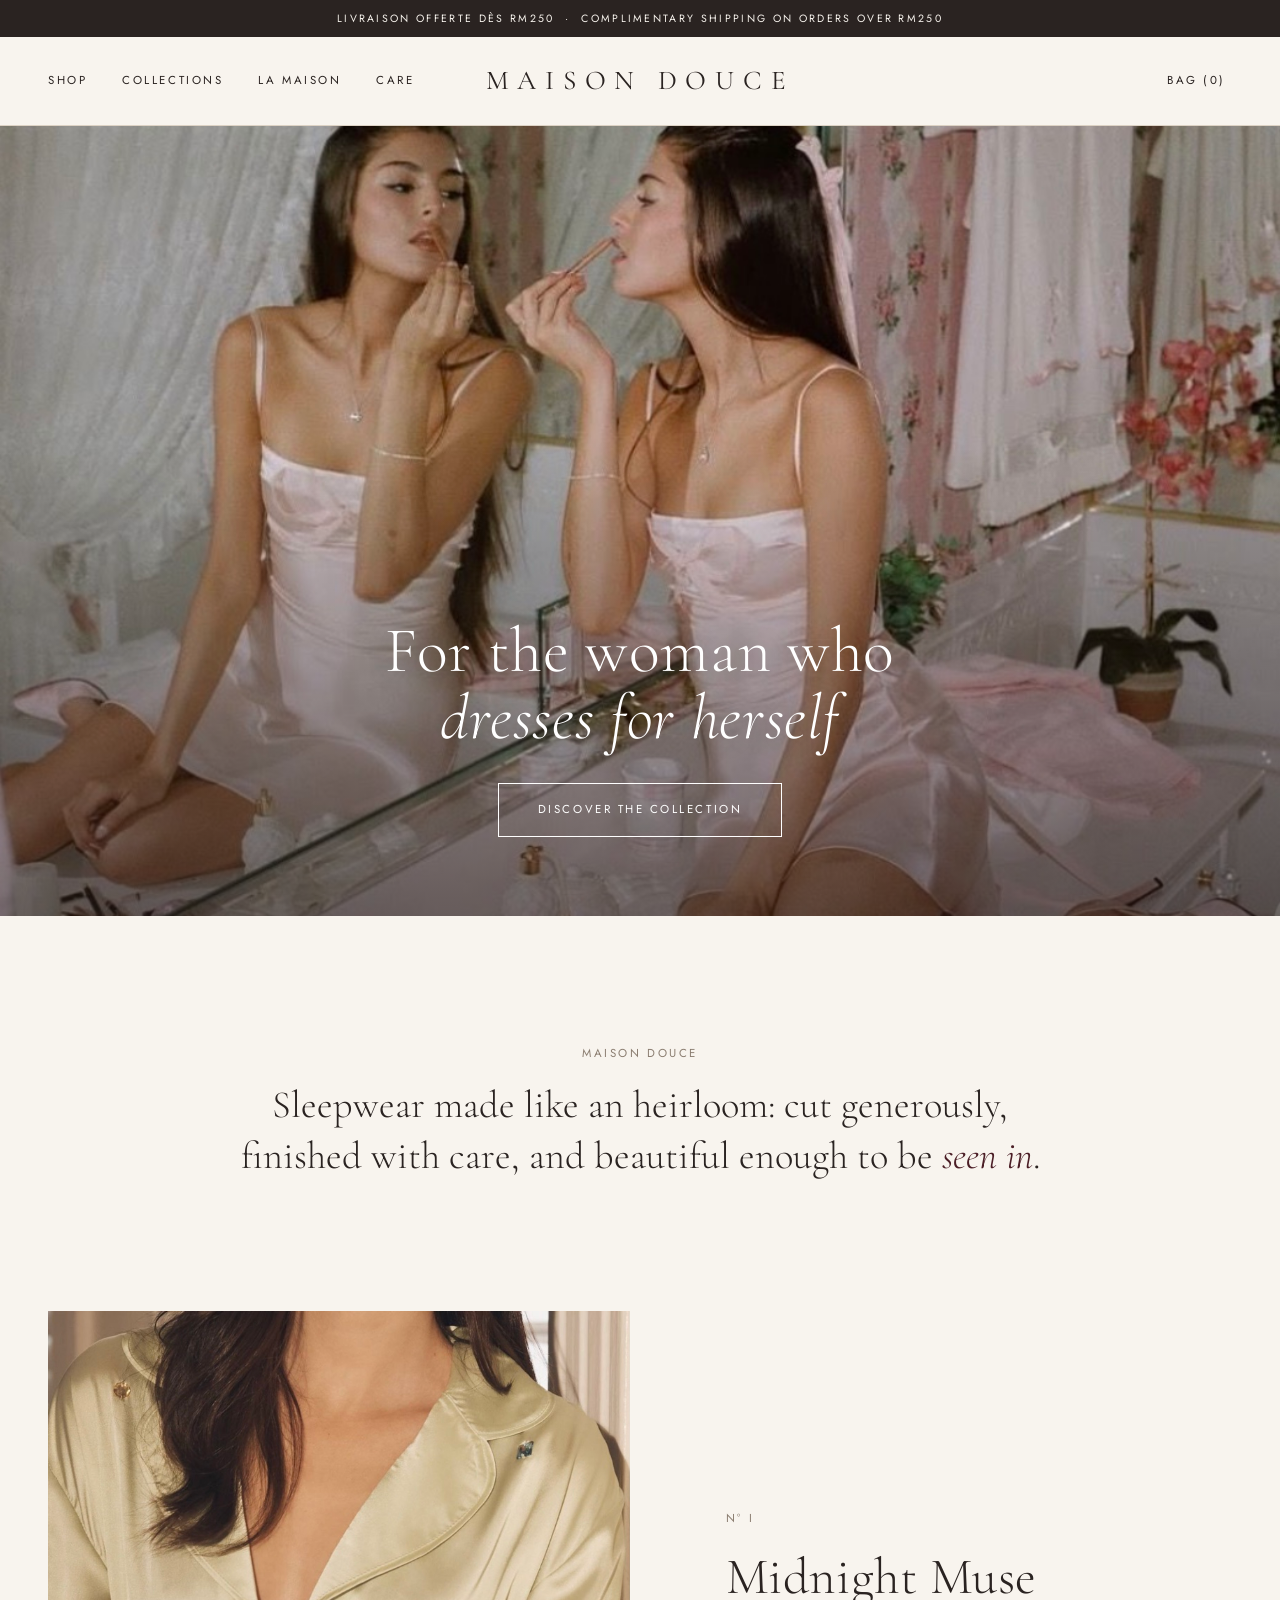
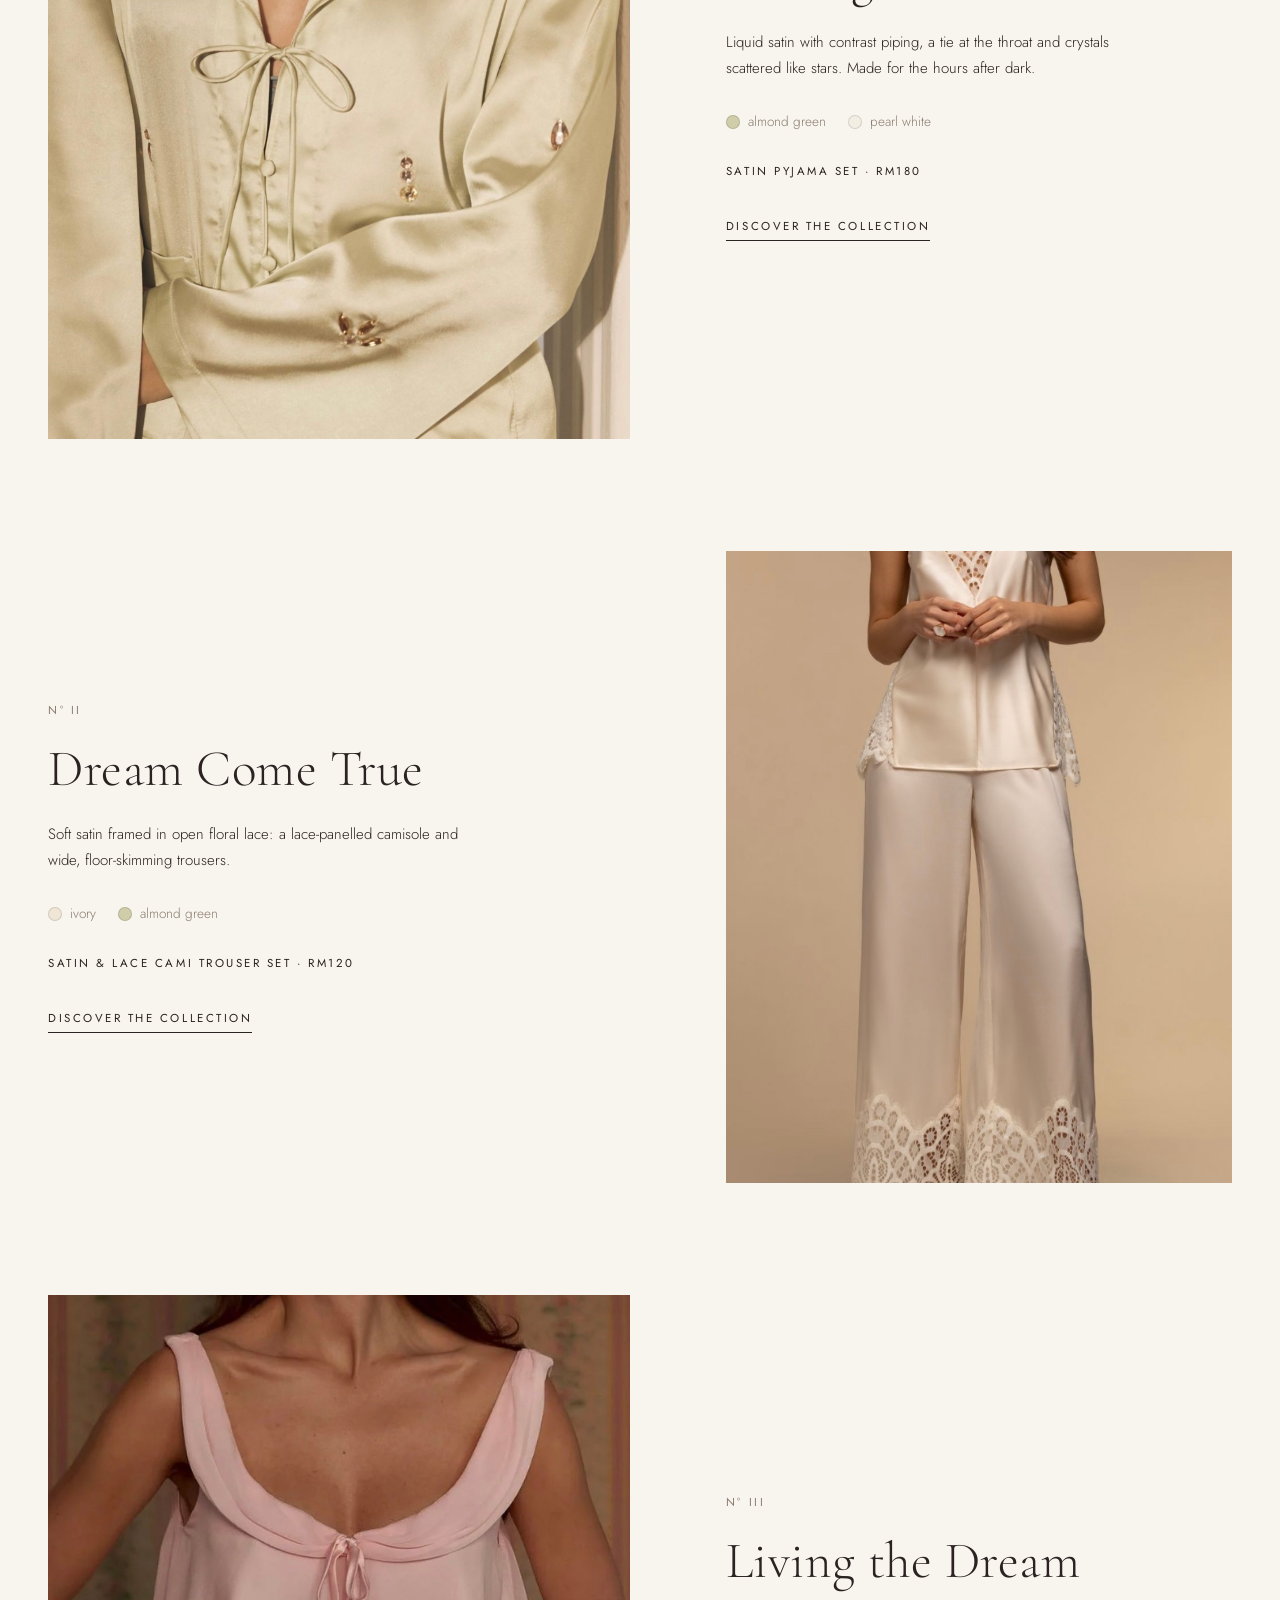
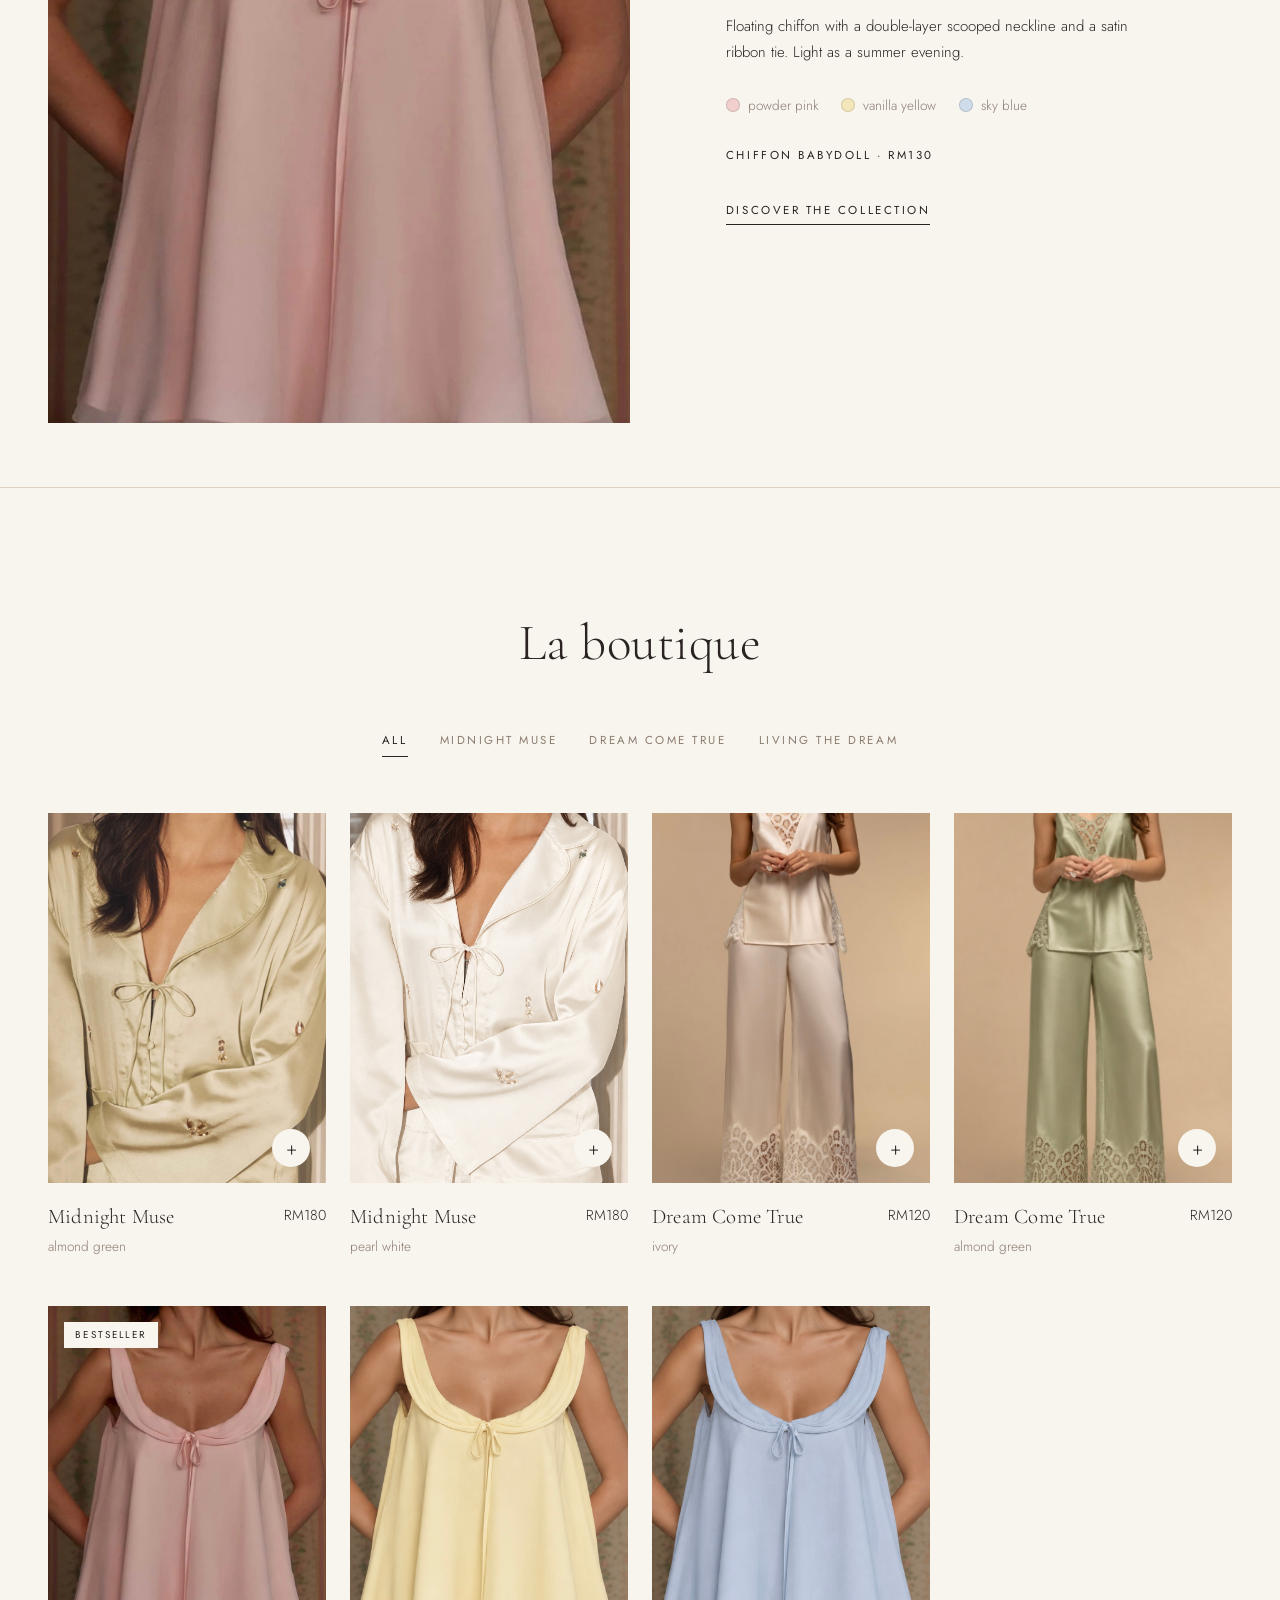
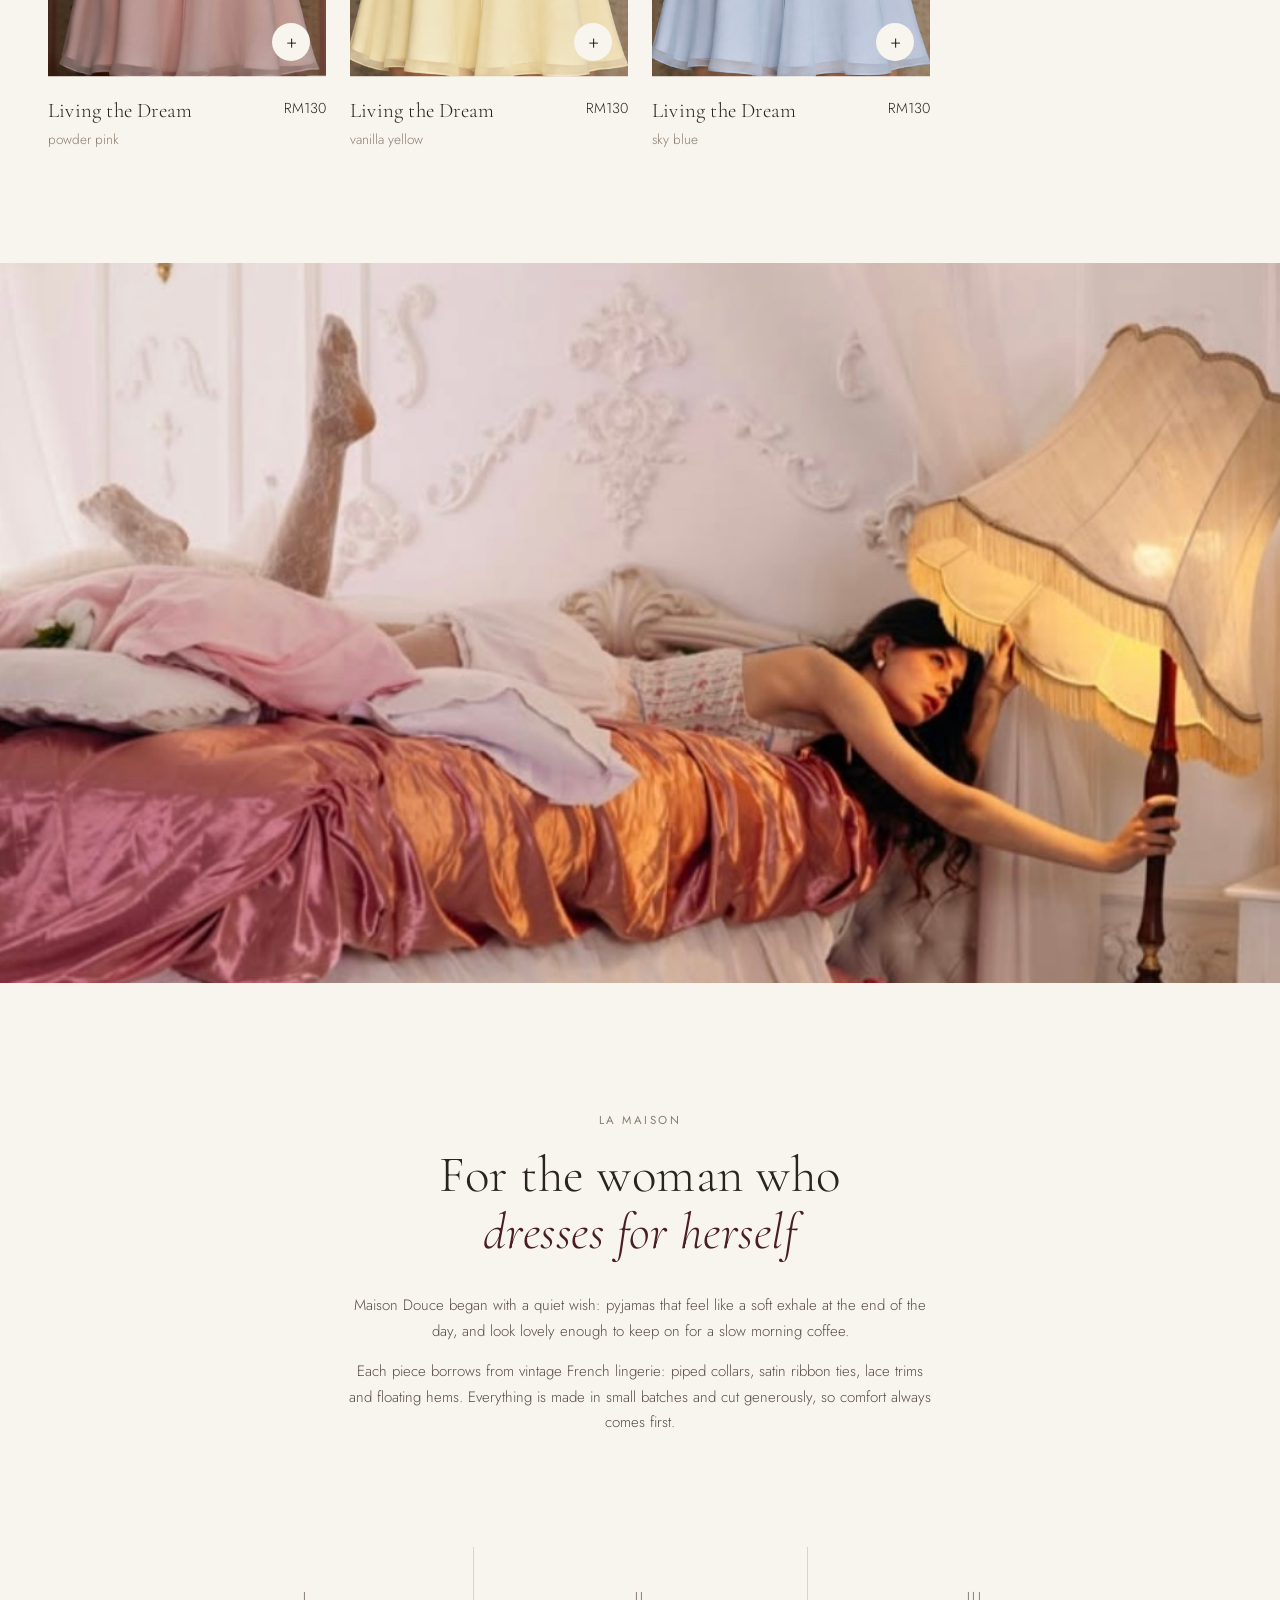
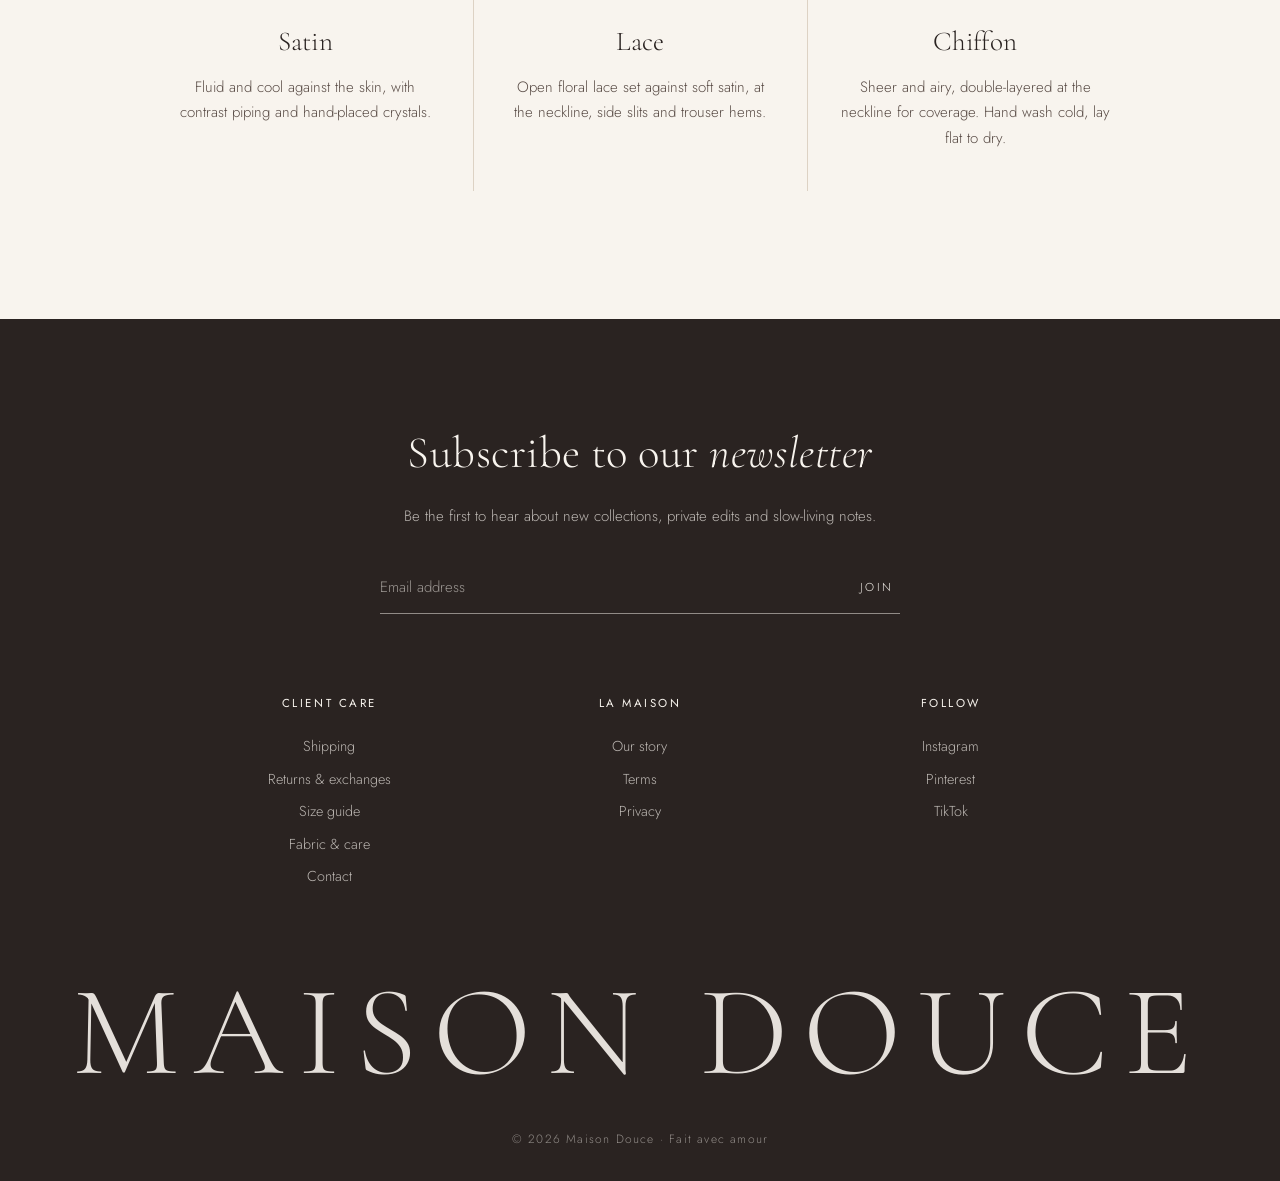
<file: index.html>
<!DOCTYPE html>
<html lang="en">
<head>
  <meta charset="UTF-8">
  <meta name="viewport" content="width=device-width, initial-scale=1.0">
  <title>Maison Douce — Sleepwear for the Hours After Dark</title>
  <meta name="description" content="Luxury French-inspired sleepwear in three collections: Midnight Muse satin pyjamas, Dream Come True satin & lace sets and Living the Dream chiffon babydolls.">
  <link rel="preconnect" href="https://fonts.googleapis.com">
  <link rel="preconnect" href="https://fonts.gstatic.com" crossorigin>
  <link href="https://fonts.googleapis.com/css2?family=Cormorant+Garamond:ital,wght@0,300;0,400;0,500;1,300;1,400&family=Jost:wght@300;400&display=swap" rel="stylesheet">
  <link rel="icon" href="data:image/svg+xml,%3Csvg xmlns='http://www.w3.org/2000/svg' viewBox='0 0 100 100'%3E%3Crect width='100' height='100' fill='%232a2321'/%3E%3Ctext x='50' y='66' font-family='Georgia,serif' font-size='46' text-anchor='middle' fill='%23f8f4ee'%3EMD%3C/text%3E%3C/svg%3E">
  <link rel="stylesheet" href="style.css">
</head>
<body>

  <div class="announce">Livraison offerte dès RM250 &nbsp;·&nbsp; complimentary shipping on orders over RM250</div>

  <!-- HEADER: menu on the left, logo in the middle, bag on the right -->
  <header class="nav">
    <button class="menu-btn" id="menuBtn" aria-label="Open menu" aria-expanded="false"><span></span><span></span></button>
    <nav class="nav-links" id="navLinks">
      <div class="has-drop">
        <a href="#shop">Shop</a>
        <div class="drop">
          <a href="#shop" data-goto="all">Shop all</a>
          <a href="collection.html?c=midnight">Midnight Muse</a>
          <a href="collection.html?c=dream">Dream Come True</a>
          <a href="collection.html?c=living">Living the Dream</a>
        </div>
      </div>
      <a href="#collections">Collections</a>
      <a href="#maison">La Maison</a>
      <a href="#care">Care</a>
    </nav>
    <a href="#" class="logo">Maison Douce</a>
    <button class="bag-btn" id="bagBtn" aria-label="Open shopping bag">Bag (<span id="bagCount">0</span>)</button>
  </header>

  <!-- HERO: one full-width photo with a single button -->
  <section class="hero">
    <img class="hero-img" src="images/hero.jpg" alt="A woman in a blush satin slip doing her make-up at a vintage vanity">
    <div class="hero-text">
      <h1>For the woman who<br><em>dresses for herself</em></h1>
      <a href="#collections" class="btn light">Discover the collection</a>
    </div>
  </section>

  <!-- INTRO -->
  <section class="intro">
    <p class="eyebrow">Maison Douce</p>
    <p class="statement">Sleepwear made like an heirloom: cut generously, finished with care, and beautiful enough to be <em>seen in</em>.</p>
  </section>

  <!-- THE THREE COLLECTIONS (filled in by script.js) -->
  <section class="collections" id="collections"></section>

  <!-- SHOP GRID -->
  <section class="shop" id="shop">
    <div class="section-head">
      <h2>La boutique</h2>
    </div>
    <div class="filters" id="filters">
      <button class="active" data-filter="all">All</button>
      <button data-filter="midnight">Midnight Muse</button>
      <button data-filter="dream">Dream Come True</button>
      <button data-filter="living">Living the Dream</button>
    </div>
    <div class="grid" id="productGrid"></div>
  </section>

  <!-- EDITORIAL IMAGE -->
  <section class="editorial">
    <img src="images/editorial-lamp.jpg" alt="A woman lying across a satin-draped bed, reaching for a fringed lamp in an ornate white bedroom">
  </section>

  <!-- LA MAISON (our story) -->
  <section class="maison" id="maison">
    <p class="eyebrow">La Maison</p>
    <h2>For the woman who<br><em>dresses for herself</em></h2>
    <p>Maison Douce began with a quiet wish: pyjamas that feel like a soft exhale at the end of the day, and look lovely enough to keep on for a slow morning coffee.</p>
    <p>Each piece borrows from vintage French lingerie: piped collars, satin ribbon ties, lace trims and floating hems. Everything is made in small batches and cut generously, so comfort always comes first.</p>
  </section>

  <!-- FABRIC & CARE -->
  <section class="care" id="care">
    <div>
      <p class="numeral">I</p>
      <h3>Satin</h3>
      <p>Fluid and cool against the skin, with contrast piping and hand-placed crystals.</p>
    </div>
    <div>
      <p class="numeral">II</p>
      <h3>Lace</h3>
      <p>Open floral lace set against soft satin, at the neckline, side slits and trouser hems.</p>
    </div>
    <div>
      <p class="numeral">III</p>
      <h3>Chiffon</h3>
      <p>Sheer and airy, double-layered at the neckline for coverage. Hand wash cold, lay flat to dry.</p>
    </div>
  </section>

  <!-- FOOTER with newsletter -->
  <footer class="footer">
    <div class="news">
      <h3>Subscribe to our <em>newsletter</em></h3>
      <p>Be the first to hear about new collections, private edits and slow-living notes.</p>
      <form id="newsForm" class="news-form">
        <input type="email" required placeholder="Email address" aria-label="Email address">
        <button type="submit">Join</button>
      </form>
      <p class="form-msg" id="newsMsg" hidden>Merci — vous êtes sur la liste.</p>
    </div>
    <div class="foot-cols">
      <div>
        <h4>Client care</h4>
        <a href="#">Shipping</a>
        <a href="#">Returns &amp; exchanges</a>
        <a href="#">Size guide</a>
        <a href="#care">Fabric &amp; care</a>
        <a href="#">Contact</a>
      </div>
      <div>
        <h4>La maison</h4>
        <a href="#maison">Our story</a>
        <a href="#">Terms</a>
        <a href="#">Privacy</a>
      </div>
      <div>
        <h4>Follow</h4>
        <a href="#">Instagram</a>
        <a href="#">Pinterest</a>
        <a href="#">TikTok</a>
      </div>
    </div>
    <p class="wordmark">Maison Douce</p>
    <p class="copy">© 2026 Maison Douce · Fait avec amour</p>
  </footer>

  <!-- SHOPPING BAG DRAWER -->
  <div class="overlay" id="overlay" hidden></div>
  <aside class="drawer" id="drawer" aria-label="Shopping bag">
    <div class="drawer-head">
      <h3>Your bag</h3>
      <button id="closeBag" aria-label="Close bag">×</button>
    </div>
    <div class="drawer-items" id="bagItems"></div>
    <div class="drawer-foot">
      <div class="subtotal"><span>Subtotal</span><span id="subtotal">RM0</span></div>
      <button class="btn full" id="checkoutBtn">Checkout</button>
      <p class="note" id="checkoutNote" hidden>Checkout isn't connected yet. This is a preview store; payments will come through Shopify.</p>
    </div>
  </aside>

  <div class="toast" id="toast"></div>

  <script src="script.js"></script>
</body>
</html>
</file>
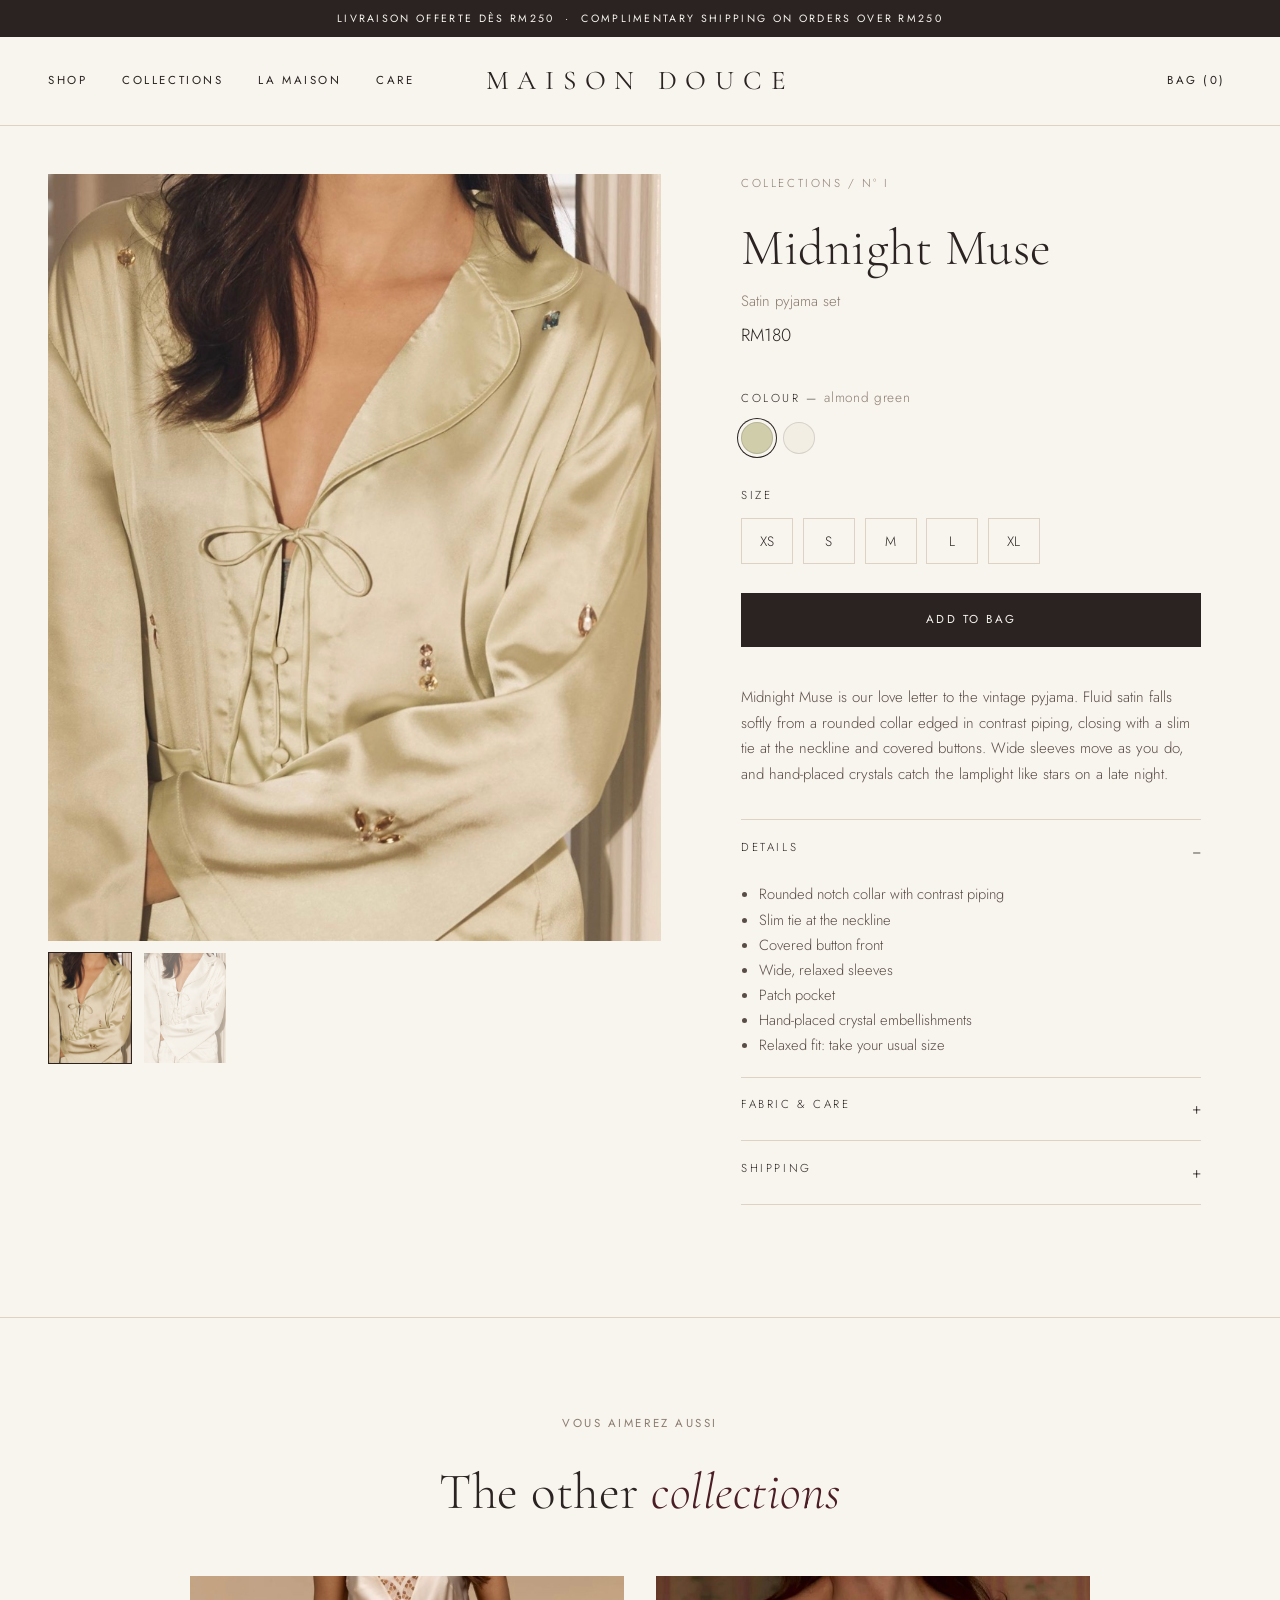
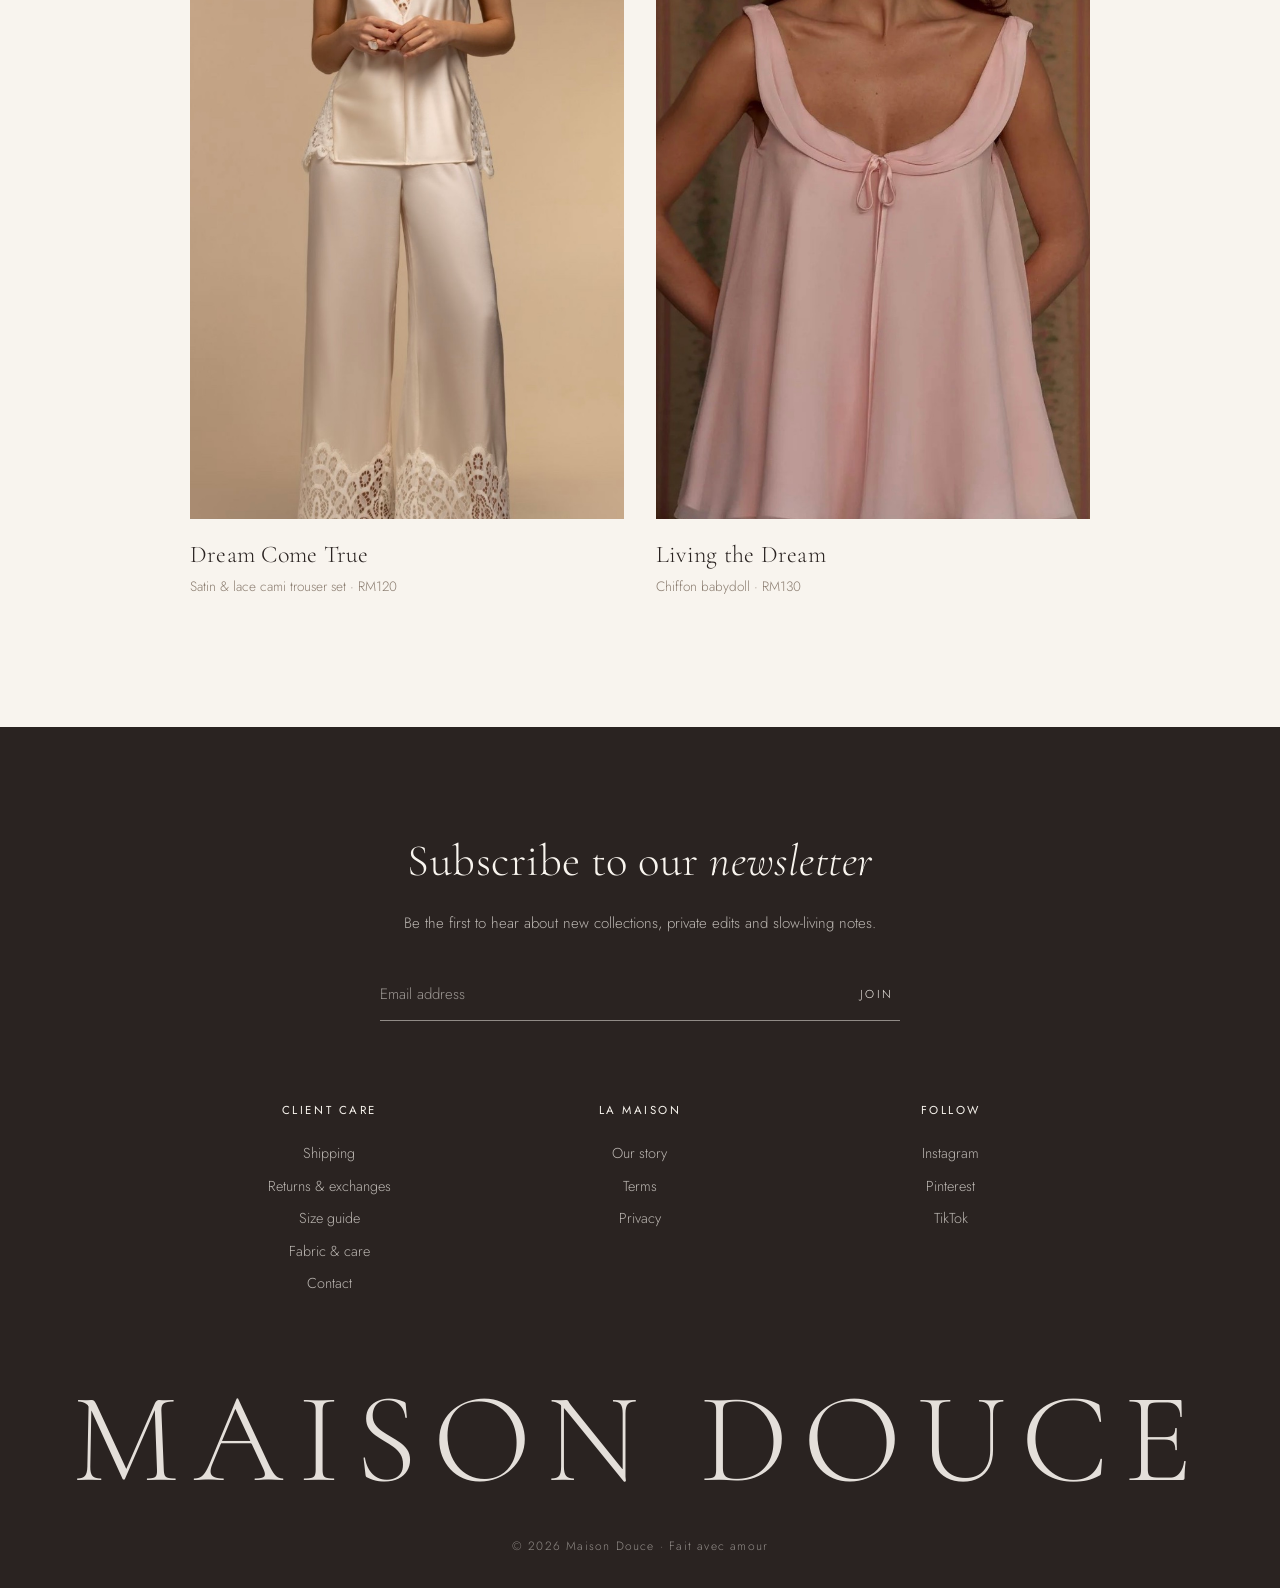
<file: collection.html>
<!DOCTYPE html>
<html lang="en">
<head>
  <meta charset="UTF-8">
  <meta name="viewport" content="width=device-width, initial-scale=1.0">
  <title>Collection | Maison Douce</title>
  <meta name="description" content="Luxury French-inspired sleepwear in three collections: Midnight Muse satin pyjamas, Dream Come True satin & lace sets and Living the Dream chiffon babydolls.">
  <link rel="preconnect" href="https://fonts.googleapis.com">
  <link rel="preconnect" href="https://fonts.gstatic.com" crossorigin>
  <link href="https://fonts.googleapis.com/css2?family=Cormorant+Garamond:ital,wght@0,300;0,400;0,500;1,300;1,400&family=Jost:wght@300;400&display=swap" rel="stylesheet">
  <link rel="icon" href="data:image/svg+xml,%3Csvg xmlns='http://www.w3.org/2000/svg' viewBox='0 0 100 100'%3E%3Crect width='100' height='100' fill='%232a2321'/%3E%3Ctext x='50' y='66' font-family='Georgia,serif' font-size='46' text-anchor='middle' fill='%23f8f4ee'%3EMD%3C/text%3E%3C/svg%3E">
  <link rel="stylesheet" href="style.css">
</head>
<body>

  <div class="announce">Livraison offerte dès RM250 &nbsp;·&nbsp; complimentary shipping on orders over RM250</div>

  <!-- HEADER (same as index.html): menu on the left, logo in the middle, bag on the right -->
  <header class="nav">
    <button class="menu-btn" id="menuBtn" aria-label="Open menu" aria-expanded="false"><span></span><span></span></button>
    <nav class="nav-links" id="navLinks">
      <div class="has-drop">
        <a href="index.html#shop">Shop</a>
        <div class="drop">
          <a href="index.html#shop">Shop all</a>
          <a href="collection.html?c=midnight">Midnight Muse</a>
          <a href="collection.html?c=dream">Dream Come True</a>
          <a href="collection.html?c=living">Living the Dream</a>
        </div>
      </div>
      <a href="index.html#collections">Collections</a>
      <a href="index.html#maison">La Maison</a>
      <a href="index.html#care">Care</a>
    </nav>
    <a href="index.html" class="logo">Maison Douce</a>
    <button class="bag-btn" id="bagBtn" aria-label="Open shopping bag">Bag (<span id="bagCount">0</span>)</button>
  </header>

  <!-- COLLECTION PAGE: filled in by script.js from the ?c= part of the address -->
  <main class="pdp" id="pdp"></main>

  <!-- OTHER COLLECTIONS -->
  <section class="more">
    <div class="section-head">
      <p class="eyebrow">Vous aimerez aussi</p>
      <h2>The other <em>collections</em></h2>
    </div>
    <div class="more-grid" id="moreGrid"></div>
  </section>

  <!-- FOOTER with newsletter -->
  <footer class="footer">
    <div class="news">
      <h3>Subscribe to our <em>newsletter</em></h3>
      <p>Be the first to hear about new collections, private edits and slow-living notes.</p>
      <form id="newsForm" class="news-form">
        <input type="email" required placeholder="Email address" aria-label="Email address">
        <button type="submit">Join</button>
      </form>
      <p class="form-msg" id="newsMsg" hidden>Merci — vous êtes sur la liste.</p>
    </div>
    <div class="foot-cols">
      <div>
        <h4>Client care</h4>
        <a href="#">Shipping</a>
        <a href="#">Returns &amp; exchanges</a>
        <a href="#">Size guide</a>
        <a href="index.html#care">Fabric &amp; care</a>
        <a href="#">Contact</a>
      </div>
      <div>
        <h4>La maison</h4>
        <a href="index.html#maison">Our story</a>
        <a href="#">Terms</a>
        <a href="#">Privacy</a>
      </div>
      <div>
        <h4>Follow</h4>
        <a href="#">Instagram</a>
        <a href="#">Pinterest</a>
        <a href="#">TikTok</a>
      </div>
    </div>
    <p class="wordmark">Maison Douce</p>
    <p class="copy">© 2026 Maison Douce · Fait avec amour</p>
  </footer>

  <!-- SHOPPING BAG DRAWER -->
  <div class="overlay" id="overlay" hidden></div>
  <aside class="drawer" id="drawer" aria-label="Shopping bag">
    <div class="drawer-head">
      <h3>Your bag</h3>
      <button id="closeBag" aria-label="Close bag">×</button>
    </div>
    <div class="drawer-items" id="bagItems"></div>
    <div class="drawer-foot">
      <div class="subtotal"><span>Subtotal</span><span id="subtotal">RM0</span></div>
      <button class="btn full" id="checkoutBtn">Checkout</button>
      <p class="note" id="checkoutNote" hidden>Checkout isn't connected yet. This is a preview store; payments will come through Shopify.</p>
    </div>
  </aside>

  <div class="toast" id="toast"></div>

  <script src="script.js"></script>
</body>
</html>
</file>
<file: style.css>
/* ---------- Colours & fonts ---------- */
:root {
  --ivory: #f8f4ee;      /* page background */
  --paper: #f0e9df;      /* soft panels */
  --line: #ddd2c4;       /* hairlines */
  --taupe: #8b7d70;      /* quiet text */
  --ink: #2a2321;        /* main text, buttons */
  --bordeaux: #4b1e26;   /* small accents */
  --serif: "Cormorant Garamond", Georgia, serif;
  --sans: "Jost", system-ui, sans-serif;
}

* { box-sizing: border-box; }
html { scroll-behavior: smooth; }
body {
  margin: 0;
  background: var(--ivory);
  color: var(--ink);
  font-family: var(--sans);
  font-weight: 300;
  font-size: 15px;
  line-height: 1.7;
}
img { display: block; max-width: 100%; }
h1, h2, h3, h4 { font-family: var(--serif); font-weight: 300; margin: 0; letter-spacing: .01em; }
h1 em, h2 em, h3 em, .statement em { font-style: italic; color: var(--bordeaux); }
a { color: inherit; text-decoration: none; }
button { font: inherit; color: inherit; }

/* Small spaced-out capitals used for labels */
.eyebrow, .numeral, .nav, .filters button, .btn, .link, .footer h4, .from, .tag, .announce {
  font-family: var(--sans);
  font-size: .72rem;
  letter-spacing: .22em;
  text-transform: uppercase;
  font-weight: 400;
}
.eyebrow { color: var(--taupe); margin: 0 0 1rem; }

.btn {
  display: inline-block;
  background: var(--ink);
  color: var(--ivory);
  border: 1px solid var(--ink);
  padding: 1rem 2.4rem;
  cursor: pointer;
  transition: background .3s, color .3s;
}
.btn:hover { background: transparent; color: var(--ink); }
.btn.light { background: transparent; color: #fff; border-color: #fff; }
.btn.light:hover { background: #fff; color: var(--ink); }
.btn.full { width: 100%; }

.link { display: inline-block; border-bottom: 1px solid currentColor; padding-bottom: 3px; transition: opacity .3s; }
.link:hover { opacity: .6; }

/* ---------- Announcement & header ---------- */
.announce {
  background: var(--ink);
  color: var(--ivory);
  text-align: center;
  font-size: .66rem;
  padding: .6rem 1rem;
}
.nav {
  position: sticky;
  top: 0;
  z-index: 20;
  display: grid;
  grid-template-columns: 1fr auto 1fr;
  align-items: center;
  padding: 1.3rem 3rem;
  background: rgba(248, 244, 238, .96);
  border-bottom: 1px solid var(--line);
}
.nav-links { display: flex; gap: 2.2rem; }
.nav-links a:hover { color: var(--taupe); }
.logo {
  font-family: var(--serif);
  font-size: 1.7rem;
  letter-spacing: .32em;
  text-transform: uppercase;
  font-weight: 400;
  white-space: nowrap;
}
.bag-btn { justify-self: end; background: none; border: none; cursor: pointer; letter-spacing: inherit; text-transform: inherit; font-size: inherit; }
.menu-btn { display: none; }

/* Shop dropdown */
.has-drop { position: relative; }
.drop {
  position: absolute;
  top: 100%;
  left: -1.2rem;
  padding: 1.6rem 1.2rem 1rem;
  display: flex;
  flex-direction: column;
  gap: .7rem;
  min-width: 220px;
  background: var(--ivory);
  border: 1px solid var(--line);
  border-top: none;
  opacity: 0;
  visibility: hidden;
  transition: opacity .25s;
}
.has-drop:hover .drop, .has-drop:focus-within .drop { opacity: 1; visibility: visible; }

/* ---------- Hero ---------- */
.hero { position: relative; height: calc(100vh - 110px); min-height: 520px; max-height: 900px; overflow: hidden; }
.hero-img { width: 100%; height: 100%; object-fit: cover; object-position: 60% 8%; }
.hero::after { content: ""; position: absolute; inset: 0; background: linear-gradient(to top, rgba(30, 20, 18, .55), rgba(30, 20, 18, 0) 60%); }
.hero-text { position: absolute; z-index: 1; left: 0; right: 0; bottom: 10%; text-align: center; padding: 0 1rem; color: #fff; }
.hero h1 { font-size: clamp(2.4rem, 5vw, 4.4rem); line-height: 1.05; margin-bottom: 2rem; text-shadow: 0 1px 24px rgba(30, 20, 18, .25); }
.hero h1 em { color: #fff; }

/* ---------- Intro statement ---------- */
.intro { text-align: center; padding: 8rem 1.5rem; max-width: 900px; margin: 0 auto; }
.statement { font-family: var(--serif); font-size: clamp(1.7rem, 3vw, 2.5rem); line-height: 1.35; margin: 0; }

/* ---------- Collection features ---------- */
.collections { padding: 0 3rem 4rem; display: flex; flex-direction: column; gap: 7rem; }
.feature { display: grid; grid-template-columns: 1.15fr 1fr; gap: 6rem; align-items: center; max-width: 1240px; margin: 0 auto; width: 100%; }
.feature:nth-child(even) .feature-img { order: 2; }
.feature-img { overflow: hidden; aspect-ratio: 4 / 5; }
.feature-img img { width: 100%; height: 100%; object-fit: cover; transition: transform 1.2s ease; }
.feature-img:hover img { transform: scale(1.03); }
.feature-text { max-width: 420px; }
.feature-text .numeral { color: var(--taupe); margin: 0 0 1.4rem; }
.feature h2 { font-size: clamp(2.4rem, 4vw, 3.6rem); line-height: 1.05; margin-bottom: 1.6rem; }
.swatches { list-style: none; padding: 0; margin: 1.8rem 0; display: flex; flex-wrap: wrap; gap: .6rem 1.4rem; font-size: .85rem; color: var(--taupe); }
.swatches li { display: flex; align-items: center; gap: .5rem; }
.swatches span { width: 14px; height: 14px; border-radius: 50%; border: 1px solid rgba(0, 0, 0, .12); }
.from { color: var(--ink); margin: 0 0 2rem; }

/* ---------- Shop grid ---------- */
.shop { padding: 7rem 3rem; border-top: 1px solid var(--line); }
.section-head { text-align: center; margin-bottom: 2.5rem; }
.section-head h2 { font-size: clamp(2.4rem, 4vw, 3.4rem); }
.filters { display: flex; justify-content: center; flex-wrap: wrap; gap: .5rem 2rem; margin-bottom: 3.5rem; }
.filters button { background: none; border: none; border-bottom: 1px solid transparent; padding: .3rem 0; cursor: pointer; color: var(--taupe); }
.filters button.active, .filters button:hover { color: var(--ink); border-bottom-color: var(--ink); }

.grid { display: grid; grid-template-columns: repeat(4, 1fr); gap: 3rem 1.5rem; max-width: 1400px; margin: 0 auto; }
.card-img { position: relative; aspect-ratio: 3 / 4; overflow: hidden; background: var(--paper); }
.card-img img { width: 100%; height: 100%; object-fit: cover; transition: opacity .6s, transform 1.2s; }
.card-img .alt { position: absolute; inset: 0; opacity: 0; }
.card-img.has-alt:hover .alt { opacity: 1; }
.card:hover .card-img > img:not(.alt) { transform: scale(1.03); }

/* Colour tile shown until a product has its own photo */
.pending {
  width: 100%;
  height: 100%;
  display: grid;
  place-items: center;
  background: var(--swatch);
  text-align: center;
  font-family: var(--serif);
  font-style: italic;
  font-size: 1.1rem;
  color: rgba(42, 35, 33, .55);
}

.tag { position: absolute; top: 1rem; left: 1rem; z-index: 2; font-size: .62rem; background: var(--ivory); padding: .3rem .7rem; }
.quick {
  position: absolute;
  right: 1rem;
  bottom: 1rem;
  z-index: 3;
  width: 38px;
  height: 38px;
  border: none;
  border-radius: 50%;
  background: var(--ivory);
  font-size: 1.2rem;
  font-weight: 300;
  cursor: pointer;
  transition: background .3s, color .3s;
}
.quick:hover { background: var(--ink); color: var(--ivory); }
.sizes {
  position: absolute;
  left: 0;
  right: 0;
  bottom: 0;
  z-index: 2;
  padding: 1rem 1rem 4rem;
  background: rgba(248, 244, 238, .97);
  text-align: center;
  transform: translateY(100%);
  transition: transform .35s ease;
}
.sizes.open { transform: translateY(0); }
.sizes p { margin: 0 0 .6rem; font-size: .68rem; letter-spacing: .2em; text-transform: uppercase; color: var(--taupe); }
.sizes div { display: flex; justify-content: center; gap: .4rem; flex-wrap: wrap; }
.size { min-width: 40px; padding: .45rem .5rem; background: none; border: 1px solid var(--line); cursor: pointer; font-size: .8rem; }
.size:hover { border-color: var(--ink); background: var(--ink); color: var(--ivory); }

.card-info { display: flex; justify-content: space-between; gap: 1rem; padding-top: 1rem; }
.card h3 { font-size: 1.3rem; }
.colour { margin: 0; font-size: .85rem; color: var(--taupe); }
.price { margin: .2rem 0 0; font-size: .9rem; }

/* ---------- Editorial image ---------- */
.editorial { position: relative; height: 80vh; min-height: 420px; overflow: hidden; }
.editorial img { width: 100%; height: 100%; object-fit: cover; object-position: 70% 60%; }

/* ---------- La Maison ---------- */
.maison { max-width: 640px; margin: 0 auto; padding: 8rem 1.5rem 6rem; text-align: center; }
.maison h2 { font-size: clamp(2.2rem, 4vw, 3.2rem); line-height: 1.12; margin-bottom: 2rem; }
.maison p:not(.eyebrow) { color: #5a4d47; }

/* ---------- Fabric & care ---------- */
.care { display: grid; grid-template-columns: repeat(3, 1fr); max-width: 1100px; margin: 0 auto 8rem; padding: 0 3rem; text-align: center; }
.care > div { padding: 2.5rem 2rem; border-left: 1px solid var(--line); }
.care > div:first-child { border-left: none; }
.care .numeral { color: var(--taupe); margin: 0 0 .8rem; }
.care h3 { font-size: 1.7rem; margin-bottom: .6rem; }
.care p:not(.numeral) { color: #5a4d47; margin: 0; }

/* ---------- Footer ---------- */
.footer { background: var(--ink); color: var(--ivory); padding: 6rem 3rem 2rem; }
.news { max-width: 520px; margin: 0 auto 5rem; text-align: center; }
.news h3 { font-size: clamp(2rem, 3.5vw, 2.8rem); margin-bottom: .8rem; }
.news h3 em { font-style: italic; color: var(--ivory); }
.news p { color: rgba(248, 244, 238, .7); margin: 0 0 2rem; }
.news-form { display: flex; border-bottom: 1px solid rgba(248, 244, 238, .5); }
.news-form input { flex: 1; min-width: 0; background: none; border: none; color: var(--ivory); font: inherit; padding: .8rem 0; outline: none; }
.news-form input::placeholder { color: rgba(248, 244, 238, .55); }
.news-form button { background: none; border: none; cursor: pointer; letter-spacing: .22em; text-transform: uppercase; font-size: .72rem; }
.news .form-msg { font-family: var(--serif); font-style: italic; font-size: 1.3rem; color: var(--ivory); }
.foot-cols { display: grid; grid-template-columns: repeat(3, 1fr); gap: 2rem; max-width: 900px; margin: 0 auto; text-align: center; }
.foot-cols div { display: flex; flex-direction: column; gap: .5rem; }
.foot-cols a { color: rgba(248, 244, 238, .7); font-size: .9rem; }
.foot-cols a:hover { color: var(--ivory); }
.footer h4 { margin-bottom: .8rem; }
.wordmark {
  font-family: var(--serif);
  font-size: clamp(2.6rem, 10vw, 9rem);
  letter-spacing: .12em;
  text-transform: uppercase;
  text-align: center;
  line-height: 1;
  margin: 5rem 0 2rem;
  color: rgba(248, 244, 238, .9);
  white-space: nowrap;
}
.copy { text-align: center; font-size: .75rem; color: rgba(248, 244, 238, .5); margin: 0; letter-spacing: .1em; }

/* ---------- Shopping bag drawer ---------- */
.overlay { position: fixed; inset: 0; background: rgba(42, 35, 33, .4); z-index: 40; }
.drawer {
  position: fixed;
  top: 0;
  right: 0;
  bottom: 0;
  z-index: 50;
  width: min(420px, 100%);
  background: var(--ivory);
  display: flex;
  flex-direction: column;
  transform: translateX(100%);
  transition: transform .4s ease;
}
.drawer.open { transform: translateX(0); }
.drawer-head { display: flex; justify-content: space-between; align-items: center; padding: 1.5rem 1.8rem; border-bottom: 1px solid var(--line); }
.drawer-head h3 { font-size: 1.7rem; }
.drawer-head button { background: none; border: none; font-size: 1.8rem; font-weight: 300; cursor: pointer; line-height: 1; }
.drawer-items { flex: 1; overflow-y: auto; padding: 1.5rem 1.8rem; }
.empty { font-family: var(--serif); font-style: italic; font-size: 1.3rem; color: var(--taupe); text-align: center; margin-top: 3rem; }
.line { display: grid; grid-template-columns: 76px 1fr auto; gap: 1rem; padding-bottom: 1.4rem; margin-bottom: 1.4rem; border-bottom: 1px solid var(--line); }
.thumb { aspect-ratio: 3 / 4; overflow: hidden; }
.thumb img { width: 100%; height: 100%; object-fit: cover; }
.thumb .pending span { display: none; }
.line h4 { font-size: 1.15rem; }
.line small { color: var(--taupe); }
.qty { display: flex; align-items: center; gap: .8rem; margin-top: .5rem; }
.qty button { width: 26px; height: 26px; background: none; border: 1px solid var(--line); cursor: pointer; }
.line-end { text-align: right; }
.remove { background: none; border: none; font-size: .75rem; color: var(--taupe); text-decoration: underline; cursor: pointer; padding: 0; margin-top: .4rem; }
.drawer-foot { padding: 1.5rem 1.8rem; border-top: 1px solid var(--line); }
.subtotal { display: flex; justify-content: space-between; margin-bottom: 1rem; font-size: .8rem; letter-spacing: .2em; text-transform: uppercase; }
.note { font-size: .82rem; color: var(--taupe); margin: .8rem 0 0; }

/* ---------- Toast ---------- */
.toast {
  position: fixed;
  left: 50%;
  bottom: 2rem;
  z-index: 60;
  transform: translate(-50%, 1rem);
  max-width: calc(100% - 2rem);
  background: var(--ink);
  color: var(--ivory);
  padding: .9rem 1.6rem;
  font-size: .85rem;
  opacity: 0;
  pointer-events: none;
  transition: opacity .3s, transform .3s;
}
.toast.show { opacity: 1; transform: translate(-50%, 0); }

/* ---------- Shop card links ---------- */
.card-link { display: block; width: 100%; height: 100%; }

/* ---------- Collection page (collection.html) ---------- */
.pdp { display: grid; grid-template-columns: 1.25fr 1fr; gap: 5rem; max-width: 1300px; margin: 0 auto; padding: 3rem 3rem 7rem; align-items: start; }
.gallery-main { aspect-ratio: 4 / 5; overflow: hidden; background: var(--paper); }
.gallery-main img { width: 100%; height: 100%; object-fit: cover; }
.thumbs { display: flex; flex-wrap: wrap; gap: .7rem; margin-top: .7rem; }
.thumb-btn { width: 84px; aspect-ratio: 3 / 4; padding: 0; border: 1px solid transparent; background: none; cursor: pointer; opacity: .6; transition: opacity .3s, border-color .3s; }
.thumb-btn img { width: 100%; height: 100%; object-fit: cover; }
.thumb-btn:hover, .thumb-btn.active { opacity: 1; border-color: var(--ink); }

.info { position: sticky; top: 110px; max-width: 460px; }
.crumbs { font-size: .72rem; letter-spacing: .22em; text-transform: uppercase; color: var(--taupe); margin: 0 0 1.8rem; }
.crumbs a:hover { color: var(--ink); }
.info h1 { font-size: clamp(2.4rem, 4vw, 3.4rem); line-height: 1.05; margin-bottom: .8rem; }
.pdp-piece { margin: 0; color: var(--taupe); }
.pdp-price { font-size: 1.1rem; margin: .4rem 0 2.2rem; }

.choose { margin-bottom: 1.8rem; }
.label { font-size: .72rem; letter-spacing: .22em; text-transform: uppercase; margin: 0 0 .8rem; }
.label span { letter-spacing: .05em; text-transform: none; color: var(--taupe); font-size: .85rem; }
.colour-opts, .size-opts { display: flex; flex-wrap: wrap; gap: .6rem; }
.colour-opt { width: 32px; height: 32px; border-radius: 50%; background: var(--swatch); border: 1px solid rgba(0, 0, 0, .12); box-shadow: 0 0 0 3px var(--ivory); cursor: pointer; transition: box-shadow .25s; }
.colour-opt.active, .colour-opt:hover { box-shadow: 0 0 0 3px var(--ivory), 0 0 0 4px var(--ink); }
.size-opt { min-width: 52px; padding: .65rem .6rem; background: none; border: 1px solid var(--line); cursor: pointer; font-size: .85rem; transition: border-color .25s, background .25s, color .25s; }
.size-opt:hover { border-color: var(--ink); }
.size-opt.active { background: var(--ink); border-color: var(--ink); color: var(--ivory); }

.pdp-story { margin: 2.4rem 0 2rem; color: #5a4d47; }
.info details { border-top: 1px solid var(--line); }
.info details:last-of-type { border-bottom: 1px solid var(--line); }
.info summary { list-style: none; cursor: pointer; padding: 1.1rem 0; font-size: .72rem; letter-spacing: .22em; text-transform: uppercase; display: flex; justify-content: space-between; }
.info summary::-webkit-details-marker { display: none; }
.info summary::after { content: "+"; font-size: 1rem; font-weight: 300; letter-spacing: 0; }
.info details[open] summary::after { content: "−"; }
.info details ul, .info details p { margin: 0 0 1.2rem; color: #5a4d47; font-size: .92rem; }
.info details ul { padding-left: 1.1rem; }

.more { padding: 6rem 3rem 8rem; border-top: 1px solid var(--line); }
.more-grid { display: grid; grid-template-columns: repeat(2, 1fr); gap: 2rem; max-width: 900px; margin: 0 auto; }
.more-img { aspect-ratio: 4 / 5; overflow: hidden; margin-bottom: 1rem; }
.more-img img { width: 100%; height: 100%; object-fit: cover; transition: transform 1.2s; }
.more-card:hover .more-img img { transform: scale(1.03); }
.more-card h3 { font-size: 1.5rem; }

/* ---------- Tablet ---------- */
@media (max-width: 1000px) {
  .grid { grid-template-columns: repeat(2, 1fr); }
  .feature { gap: 3rem; }
  .nav { padding: 1.1rem 1.5rem; }
  .nav-links { gap: 1.4rem; }
  .logo { font-size: 1.4rem; letter-spacing: .25em; }
}

/* ---------- Phone ---------- */
@media (max-width: 760px) {
  .nav { padding: 1rem; }
  .logo { font-size: 1.15rem; letter-spacing: .2em; }
  .menu-btn {
    display: flex;
    flex-direction: column;
    gap: 6px;
    width: 32px;
    padding: 6px 0;
    background: none;
    border: none;
    cursor: pointer;
  }
  .menu-btn span { display: block; height: 1px; width: 22px; background: var(--ink); }
  .nav-links {
    position: absolute;
    top: 100%;
    left: 0;
    right: 0;
    flex-direction: column;
    gap: 1.2rem;
    padding: 1.5rem 1rem 2rem;
    background: var(--ivory);
    border-bottom: 1px solid var(--line);
    display: none;
  }
  .nav-links.open { display: flex; }
  .drop { position: static; opacity: 1; visibility: visible; border: none; padding: 1rem 0 0 1rem; min-width: 0; background: none; text-transform: none; letter-spacing: .05em; font-size: .9rem; }

  .hero { height: 78vh; }
  .hero-img { object-position: 64% center; }

  .intro { padding: 5rem 1rem; }
  .collections { padding: 0 1rem 3rem; gap: 4.5rem; }
  .feature { grid-template-columns: 1fr; gap: 2rem; }
  .feature:nth-child(even) .feature-img { order: 0; }
  .shop { padding: 5rem 1rem; }
  .filters { gap: .5rem 1.2rem; }
  .grid { gap: 2.2rem .8rem; }
  .card h3 { font-size: 1.1rem; }
  .card-info { flex-direction: column; gap: 0; }
  .quick { right: .6rem; bottom: .6rem; width: 32px; height: 32px; }
  .sizes { padding: .8rem .5rem 3.2rem; }
  .size { min-width: 34px; padding: .35rem .3rem; font-size: .75rem; }

  .editorial { height: 60vh; }
  .maison { padding: 5rem 1rem 4rem; }
  .care { grid-template-columns: 1fr; padding: 0 1rem; margin-bottom: 5rem; }
  .care > div { border-left: none; border-top: 1px solid var(--line); padding: 2rem 1rem; }
  .care > div:first-child { border-top: none; }
  .footer { padding: 4rem 1rem 2rem; }
  .foot-cols { grid-template-columns: 1fr; gap: 2.5rem; }

  .pdp { grid-template-columns: 1fr; gap: 2rem; padding: 0 0 4rem; }
  .gallery { margin: 0; }
  .thumbs { padding: 0 1rem; flex-wrap: nowrap; overflow-x: auto; }
  .thumb-btn { flex: 0 0 64px; width: 64px; }
  .info { position: static; padding: 0 1rem; max-width: none; }
  .more { padding: 4rem 1rem 5rem; }
  .more-grid { gap: .8rem; }
  .more-card h3 { font-size: 1.15rem; }
}
</file>
